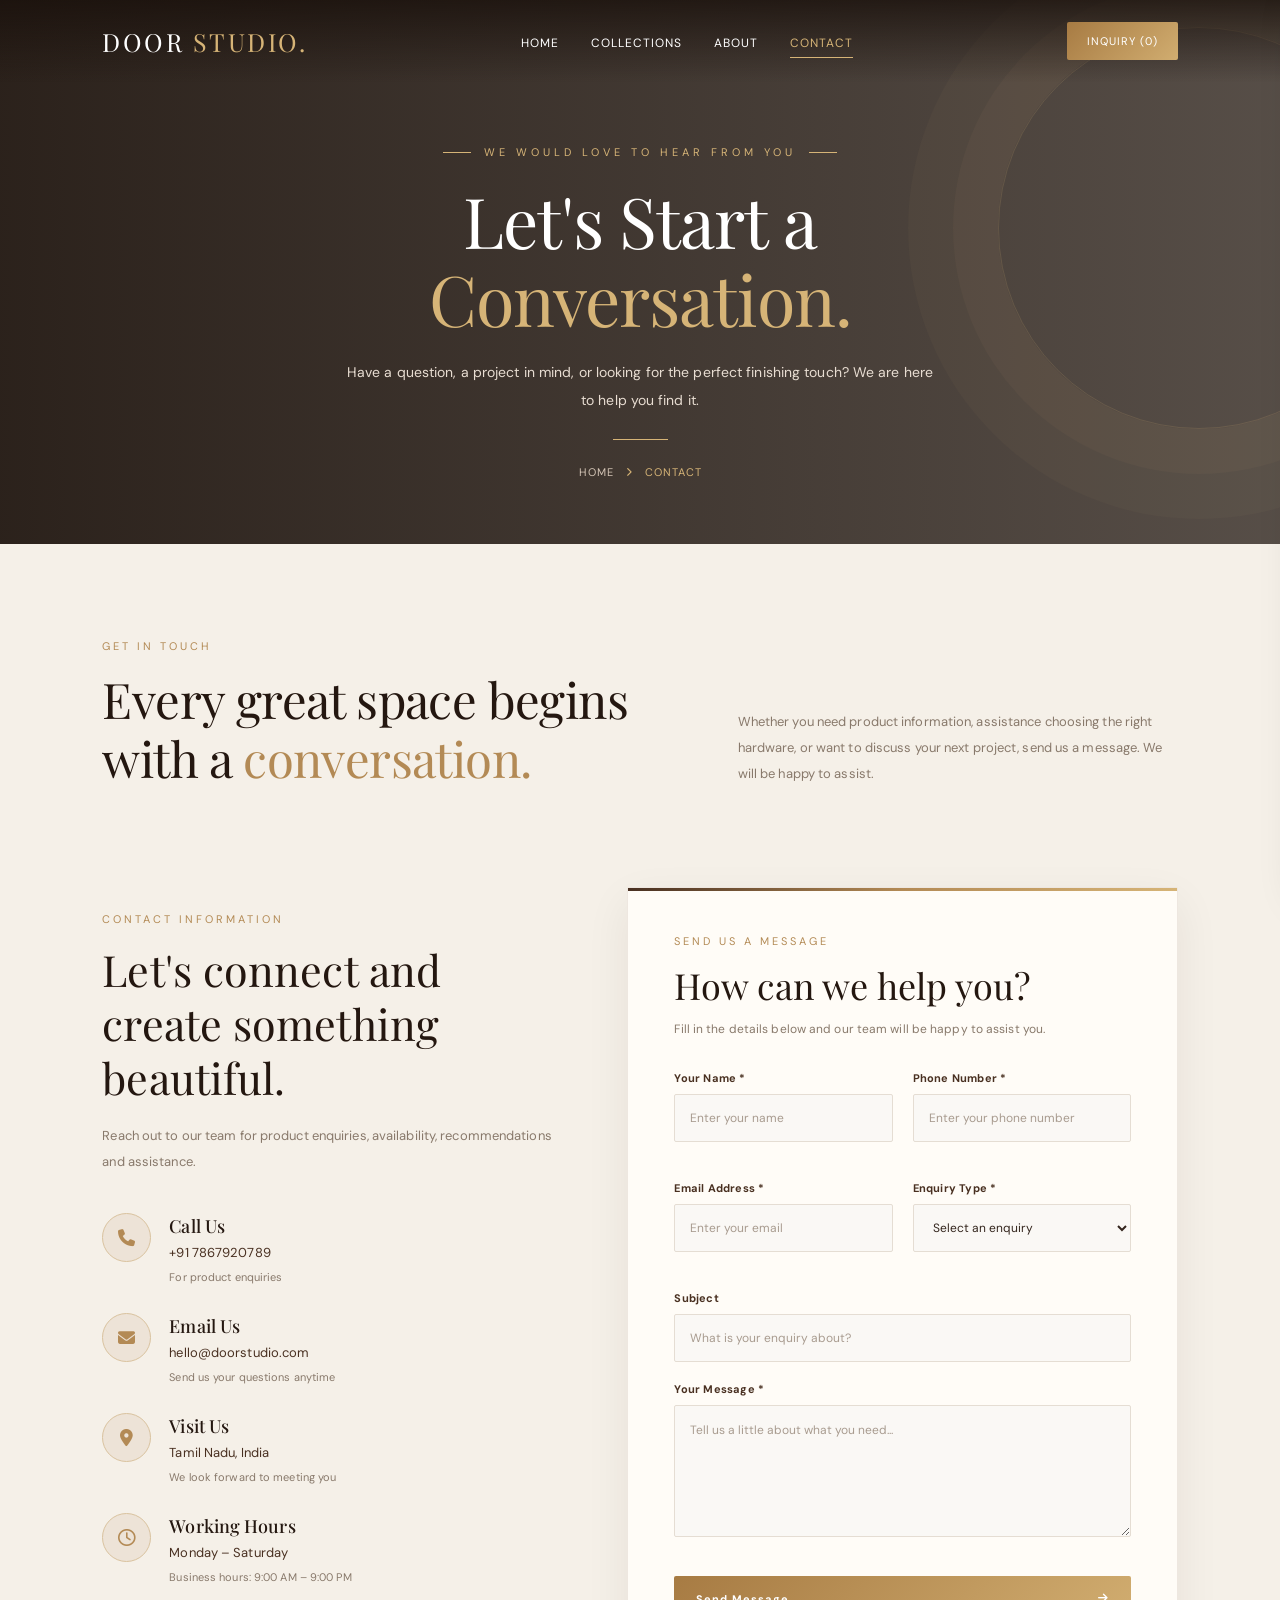
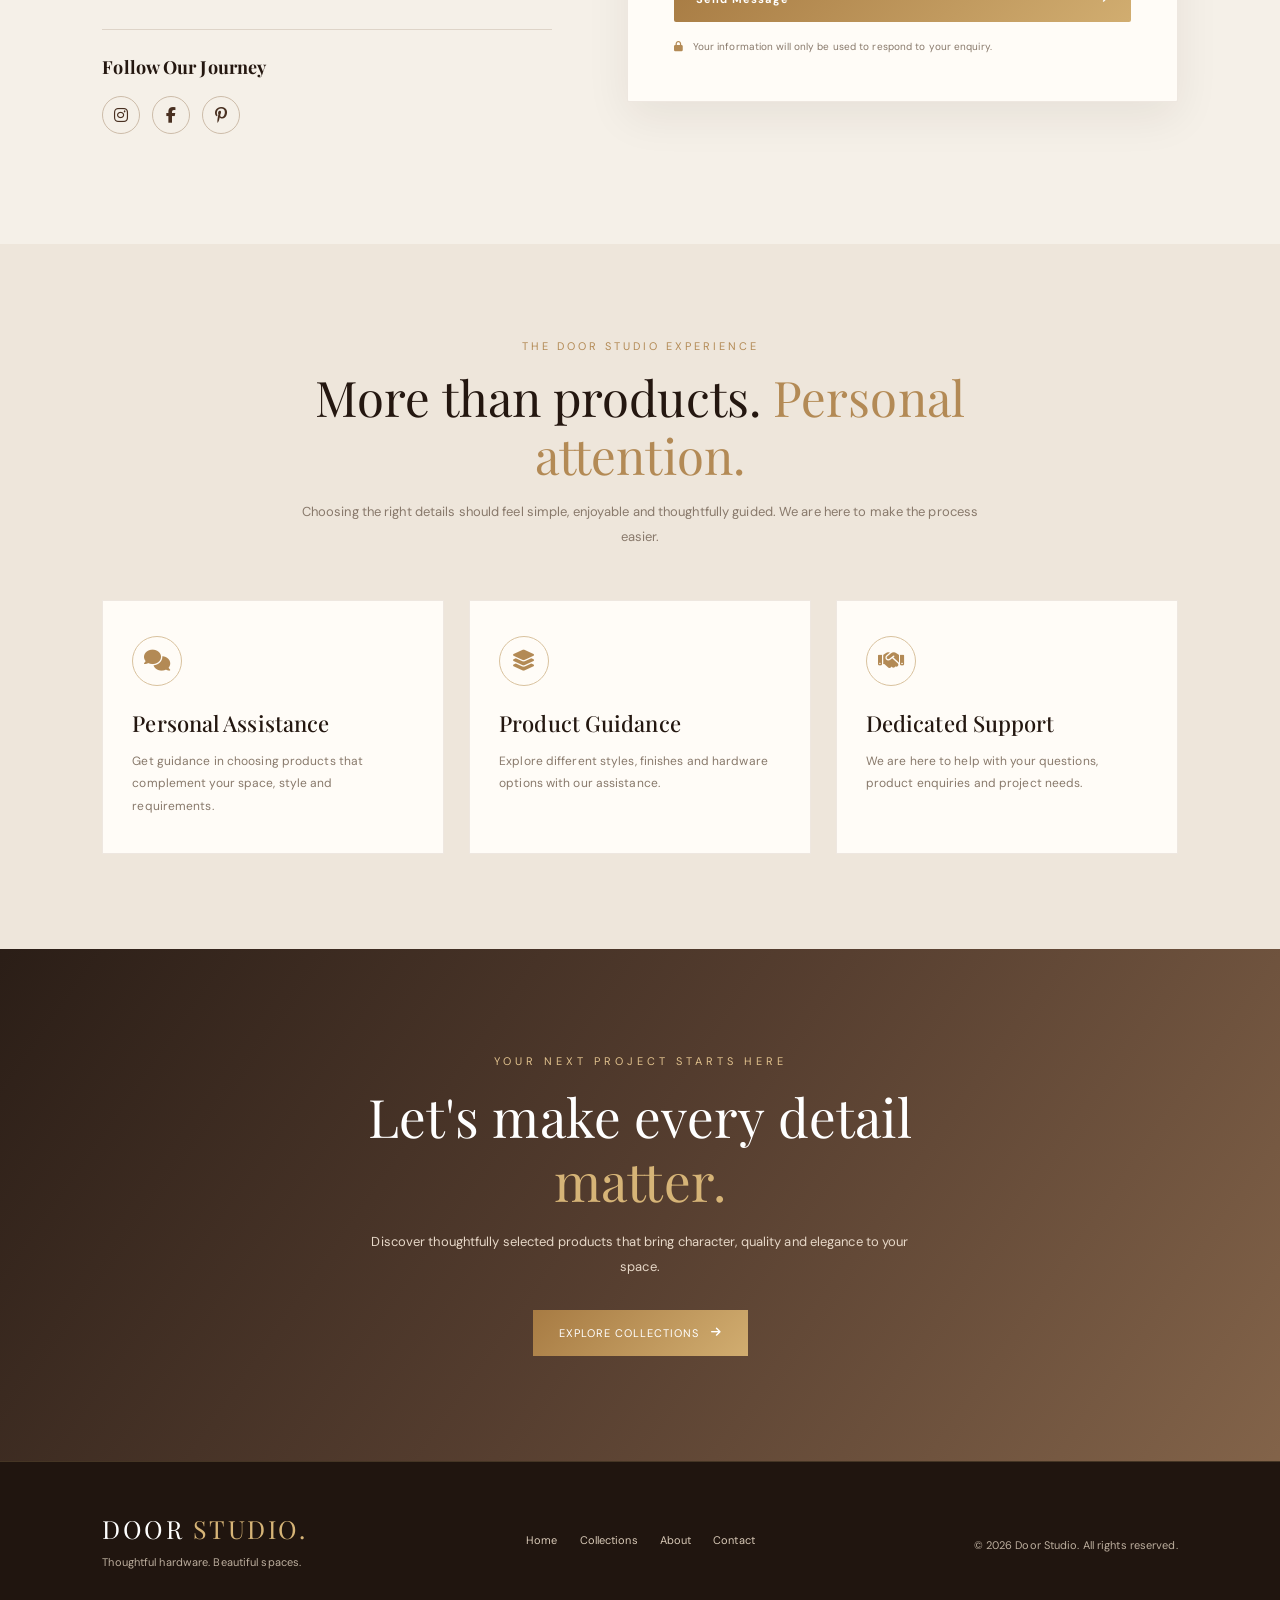
<file: contact.html>
<!DOCTYPE html>
<html lang="en">
<head>
<meta charset="UTF-8">
<meta name="viewport" content="width=device-width, initial-scale=1.0">
<meta name="theme-color" content="#241710">
<title>Contact | Door Studio</title>
<link rel="preconnect" href="https://fonts.googleapis.com">
<link rel="preconnect" href="https://fonts.gstatic.com" crossorigin>
<link href="https://fonts.googleapis.com/css2?family=DM+Sans:wght@400;500;600;700&family=Playfair+Display:wght@400;500;600;700&display=swap" rel="stylesheet">
<link rel="stylesheet" href="https://cdnjs.cloudflare.com/ajax/libs/font-awesome/6.7.2/css/all.min.css">
<link rel="stylesheet" href="/contact.css">
</head>
<body>

<!-- HEADER: deliberately mirrors index.html -->
<header id="header">
  <a href="index.html" class="logo">DOOR <span>STUDIO.</span></a>
  <ul class="nav-links" id="navLinks">
    <li><a href="index.html">HOME</a></li>
    <li><a href="collections.html">COLLECTIONS</a></li>
    <li><a href="about.html">ABOUT</a></li>
    <li><a href="contact.html" class="active">CONTACT</a></li>
  </ul>
  <div class="nav-right">
    <button class="inquiry-btn" onclick="openInquiry()">INQUIRY (<span id="inquiryCount">0</span>)</button>
    <button class="menu-btn" onclick="toggleMenu()" aria-label="Open navigation" aria-expanded="false">☰</button>
  </div>
</header>

<main>
<section class="contact-header">
  <div class="contact-header-content">
    <div class="eyebrow">WE WOULD LOVE TO HEAR FROM YOU</div>
    <h1>Let's Start a <span>Conversation.</span></h1>
    <p>Have a question, a project in mind, or looking for the perfect finishing touch? We are here to help you find it.</p>
    <div class="header-line"></div>
    <div class="breadcrumb"><a href="index.html">HOME</a><i class="fa-solid fa-chevron-right"></i><span>CONTACT</span></div>
  </div>
</section>

<section class="contact-intro reveal">
  <div class="intro-heading">
    <span class="section-label">GET IN TOUCH</span>
    <h2>Every great space begins with a <span>conversation.</span></h2>
  </div>
  <p>Whether you need product information, assistance choosing the right hardware, or want to discuss your next project, send us a message. We will be happy to assist.</p>
</section>

<section class="contact-section">
  <div class="contact-container">
    <div class="contact-information reveal">
      <span class="section-label">CONTACT INFORMATION</span>
      <h2>Let's connect and create something beautiful.</h2>
      <p class="information-description">Reach out to our team for product enquiries, availability, recommendations and assistance.</p>
      <div class="information-list">
        <div class="information-item"><div class="information-icon"><i class="fa-solid fa-phone"></i></div><div><h4>Call Us</h4><p>+91 7867920789</p><span>For product enquiries</span></div></div>
        <div class="information-item"><div class="information-icon"><i class="fa-solid fa-envelope"></i></div><div><h4>Email Us</h4><p>hello@doorstudio.com</p><span>Send us your questions anytime</span></div></div>
        <div class="information-item"><div class="information-icon"><i class="fa-solid fa-location-dot"></i></div><div><h4>Visit Us</h4><p>Tamil Nadu, India</p><span>We look forward to meeting you</span></div></div>
        <div class="information-item"><div class="information-icon"><i class="fa-regular fa-clock"></i></div><div><h4>Working Hours</h4><p>Monday – Saturday</p><span>Business hours: 9:00 AM – 9:00 PM</span></div></div>
      </div>
      <div class="contact-social">
        <h4>Follow Our Journey</h4>
        <div class="social-links">
          <a href="#" aria-label="Instagram"><i class="fa-brands fa-instagram"></i></a>
          <a href="#" aria-label="Facebook"><i class="fa-brands fa-facebook-f"></i></a>
          <a href="#" aria-label="Pinterest"><i class="fa-brands fa-pinterest-p"></i></a>
        </div>
      </div>
    </div>

    <div class="contact-form-wrapper reveal" id="contact-form">
      <div class="form-heading">
        <span class="section-label">SEND US A MESSAGE</span>
        <h2>How can we help you?</h2>
        <p>Fill in the details below and our team will be happy to assist you.</p>
      </div>
      <form id="contactForm" novalidate>
        <div class="form-row">
          <div class="form-group">
            <label for="fullName">Your Name *</label>
            <input type="text" id="fullName" name="fullName" placeholder="Enter your name" autocomplete="name" required>
            <small class="error-message"></small>
          </div>
          <div class="form-group">
            <label for="phone">Phone Number *</label>
            <input type="tel" id="phone" name="phone" placeholder="Enter your phone number" autocomplete="tel" required>
            <small class="error-message"></small>
          </div>
        </div>
        <div class="form-row">
          <div class="form-group">
            <label for="email">Email Address *</label>
            <input type="email" id="email" name="email" placeholder="Enter your email" autocomplete="email" required>
            <small class="error-message"></small>
          </div>
          <div class="form-group">
            <label for="enquiry">Enquiry Type *</label>
            <select id="enquiry" name="enquiry" required>
              <option value="">Select an enquiry</option>
              <option value="Doors">Doors</option><option value="Locks">Locks</option>
              <option value="Hinges">Hinges</option><option value="Handles">Handles</option>
              <option value="Bulk Order">Bulk Order</option><option value="Other">Other</option>
            </select>
            <small class="error-message"></small>
          </div>
        </div>
        <div class="form-group">
          <label for="subject">Subject</label>
          <input type="text" id="subject" name="subject" placeholder="What is your enquiry about?">
        </div>
        <div class="form-group">
          <label for="message">Your Message *</label>
          <textarea id="message" name="message" rows="5" placeholder="Tell us a little about what you need..." required></textarea>
          <small class="error-message"></small>
        </div>
        <button type="submit" class="submit-btn"><span>Send Message</span><i class="fa-solid fa-arrow-right"></i></button>
        <p class="form-note"><i class="fa-solid fa-lock"></i> Your information will only be used to respond to your enquiry.</p>
        <div class="form-success" id="formSuccess" role="status" aria-live="polite">
          <i class="fa-solid fa-circle-check"></i>
          <div><h4>Your message is ready.</h4><p>Your email application should open so you can review and send your enquiry.</p></div>
        </div>
      </form>
    </div>
  </div>
</section>

<section class="contact-benefits">
  <div class="benefits-heading reveal">
    <span class="section-label">THE DOOR STUDIO EXPERIENCE</span>
    <h2>More than products. <span>Personal attention.</span></h2>
    <p>Choosing the right details should feel simple, enjoyable and thoughtfully guided. We are here to make the process easier.</p>
  </div>
  <div class="benefits-grid">
    <article class="benefit-card reveal"><div class="benefit-icon"><i class="fa-solid fa-comments"></i></div><h3>Personal Assistance</h3><p>Get guidance in choosing products that complement your space, style and requirements.</p></article>
    <article class="benefit-card reveal"><div class="benefit-icon"><i class="fa-solid fa-layer-group"></i></div><h3>Product Guidance</h3><p>Explore different styles, finishes and hardware options with our assistance.</p></article>
    <article class="benefit-card reveal"><div class="benefit-icon"><i class="fa-solid fa-handshake"></i></div><h3>Dedicated Support</h3><p>We are here to help with your questions, product enquiries and project needs.</p></article>
  </div>
</section>

<section class="contact-cta">
  <div class="cta-content reveal">
    <span class="section-label">YOUR NEXT PROJECT STARTS HERE</span>
    <h2>Let's make every detail <span>matter.</span></h2>
    <p>Discover thoughtfully selected products that bring character, quality and elegance to your space.</p>
    <a href="collections.html" class="cta-button">EXPLORE COLLECTIONS <i class="fa-solid fa-arrow-right"></i></a>
  </div>
</section>
</main>

<!-- FOOTER: same markup and content as index.html -->
<footer>
  <div><a href="index.html" class="logo">DOOR <span>STUDIO.</span></a><p>Thoughtful hardware. Beautiful spaces.</p></div>
  <div class="footer-links"><a href="index.html">Home</a><a href="collections.html">Collections</a><a href="about.html">About</a><a href="contact.html">Contact</a></div>
  <p>© 2026 Door Studio. All rights reserved.</p>
</footer>

<!-- Shared inquiry drawer: keeps the index-page header button working on this page too -->
<div class="overlay" id="overlay" onclick="closeInquiry()"></div>
<aside class="inquiry-panel" id="inquiryPanel" aria-label="Product enquiry basket">
  <div class="panel-top"><h3>Your Enquiry</h3><button class="close-panel" onclick="closeInquiry()" aria-label="Close enquiry panel">×</button></div>
  <div class="inquiry-list" id="inquiryList"><p style="color:#88796b;font-size:13px;margin-top:20px">Your selected products will appear here.</p></div>
  <button class="panel-action" onclick="sendInquiry()">SEND PRODUCT ENQUIRY →</button>
</aside>

<script src="contact.js"></script>
</body>
</html>
</file>
<file: contact.css>
:root{--dark:#241710;--brown:#493021;--mid:#765438;--gold:#B38A55;--light-gold:#D6B477;--cream:#F5F0E8;--white:#FFFCF7;--text:#33251d;--muted:#88796b;--gradient:linear-gradient(125deg,#241710 0%,#493021 38%,#765438 72%,#B38A55 100%)}
*{margin:0;padding:0;box-sizing:border-box;scroll-behavior:smooth}
body{font-family:'DM Sans',sans-serif;background:var(--cream);color:var(--text);overflow-x:hidden;letter-spacing:.1px}
a{text-decoration:none;color:inherit}button,input,textarea,select{font:inherit}button{cursor:pointer}
::selection{background:var(--gold);color:white}

/* SHARED HEADER — same structure, styling and behaviour as index.html */
header#header{position:fixed;top:0;width:100%;z-index:1000;padding:22px 8%;display:flex;justify-content:space-between;align-items:center;transition:all .4s ease;color:white;background:linear-gradient(180deg,rgba(25,16,11,.78),transparent)}
header#header.scrolled{background:rgba(36,23,16,.97);padding-top:13px;padding-bottom:13px;box-shadow:0 5px 25px #0002;backdrop-filter:blur(15px);border-bottom:1px solid #d6b4772e}
.logo{font-family:'Playfair Display',serif;font-size:25px;letter-spacing:2.5px;white-space:nowrap;color:white}
.logo span{color:var(--light-gold)}
.nav-links{display:flex;gap:32px;list-style:none}
.nav-links a{font-size:12px;letter-spacing:1px;position:relative;padding-bottom:7px;transition:color .3s;color:white}
.nav-links a:after{content:"";position:absolute;left:0;bottom:0;width:0;height:1px;background:var(--light-gold);transition:width .35s}
.nav-links a:hover,.nav-links a.active{color:var(--light-gold)}
.nav-links a:hover:after,.nav-links a.active:after{width:100%}
.nav-right{display:flex;align-items:center;gap:18px}
.inquiry-btn{background:linear-gradient(135deg,#A77B43,#D1AD70);color:white;border:0;padding:12px 20px;border-radius:2px;font-size:11px;letter-spacing:1px;transition:.3s}
.inquiry-btn:hover{transform:translateY(-3px);box-shadow:0 8px 20px #0003}
.menu-btn{display:none;background:none;color:white;border:0;font-size:26px}

/* CONTACT HERO */
.contact-header{min-height:390px;display:flex;justify-content:center;align-items:center;text-align:center;padding:145px 7% 65px;color:white;background:linear-gradient(90deg,rgba(28,18,12,.93),rgba(28,18,12,.73)),url('https://images.unsplash.com/photo-1600210492486-724fe5c67fb0?auto=format&fit=crop&w=2000&q=90') center/cover;position:relative;overflow:hidden}
.contact-header:before{content:"";position:absolute;width:400px;height:400px;border:1px solid #d6b47729;border-radius:50%;right:-120px;top:5%;box-shadow:0 0 0 45px #d6b4770a,0 0 0 90px #d6b47708;animation:float 8s ease-in-out infinite}
.contact-header-content{max-width:760px;position:relative;z-index:1;animation:heroEnter 1.1s ease both}
.eyebrow{display:flex;justify-content:center;align-items:center;gap:13px;color:var(--light-gold);letter-spacing:4px;font-size:11px;margin-bottom:22px;text-transform:uppercase}
.eyebrow:before,.eyebrow:after{content:"";width:28px;height:1px;background:var(--light-gold)}
.contact-header h1{font-family:'Playfair Display',serif;font-size:clamp(42px,6vw,70px);line-height:1.12;font-weight:400;letter-spacing:-1px;margin-bottom:20px}
.contact-header h1 span{color:var(--light-gold)}
.contact-header p{color:#e8ddd2;font-size:14px;line-height:2;max-width:600px;margin:auto}
.header-line{width:55px;height:1px;background:var(--light-gold);margin:25px auto}
.breadcrumb{display:flex;justify-content:center;align-items:center;gap:12px;color:#d4c5b6;font-size:11px;letter-spacing:1px}
.breadcrumb a:hover{color:var(--light-gold)}.breadcrumb i{font-size:9px;color:var(--light-gold)}.breadcrumb span{color:var(--light-gold)}

/* INTRO */
.contact-intro{max-width:1320px;margin:auto;padding:95px 8% 55px;display:flex;align-items:end;justify-content:space-between;gap:55px}
.intro-heading{max-width:600px}.section-label{display:block;color:var(--gold);font-size:11px;letter-spacing:3px;text-transform:uppercase;margin-bottom:17px}
.intro-heading h2{font-family:'Playfair Display',serif;font-size:clamp(31px,4vw,49px);line-height:1.2;font-weight:400;letter-spacing:-.6px;color:var(--dark)}
.intro-heading h2 span{color:var(--gold)}
.contact-intro>p{max-width:440px;color:var(--muted);font-size:13px;line-height:2}

/* MAIN CONTACT */
.contact-section{padding:45px 8% 110px}
.contact-container{max-width:1320px;margin:auto;display:grid;grid-template-columns:.9fr 1.1fr;gap:75px;align-items:start}
.contact-information{padding-top:25px}
.contact-information h2{font-family:'Playfair Display',serif;font-size:clamp(30px,3.5vw,43px);line-height:1.25;font-weight:400;color:var(--dark);margin-bottom:18px}
.information-description{color:var(--muted);font-size:13px;line-height:2;margin-bottom:38px;max-width:450px}
.information-list{display:flex;flex-direction:column;gap:27px}
.information-item{display:flex;align-items:flex-start;gap:18px}
.information-icon{flex-shrink:0;width:49px;height:49px;display:grid;place-items:center;background:#EDE3D7;color:var(--gold);border:1px solid #d9c29e;border-radius:50%;font-size:17px;transition:.35s}
.information-item:hover .information-icon{background:var(--brown);color:white;transform:translateY(-4px)}
.information-item h4{font-family:'Playfair Display',serif;color:var(--dark);font-size:18px;font-weight:500;margin:1px 0 6px}
.information-item p{font-size:13px;color:var(--brown);margin-bottom:4px}
.information-item span{color:var(--muted);font-size:11px}
.contact-social{margin-top:43px;padding-top:25px;border-top:1px solid #DED4C8}
.contact-social h4{font-family:'Playfair Display',serif;font-size:18px;margin-bottom:17px;color:var(--dark)}
.social-links{display:flex;gap:12px}
.social-links a{width:38px;height:38px;border:1px solid #CDBCA9;border-radius:50%;display:grid;place-items:center;color:var(--brown);transition:.35s}
.social-links a:hover{background:var(--gold);color:white;border-color:var(--gold);transform:translateY(-4px)}

/* FORM */
.contact-form-wrapper{background:var(--white);padding:clamp(27px,4vw,46px);border-radius:2px;border:1px solid #7654381f;box-shadow:0 15px 45px #24171012;position:relative}
.contact-form-wrapper:before{content:"";position:absolute;left:0;top:0;width:100%;height:3px;background:linear-gradient(90deg,var(--brown),var(--gold),var(--light-gold))}
.form-heading{margin-bottom:30px}
.form-heading .section-label{margin-bottom:13px}
.form-heading h2{font-family:'Playfair Display',serif;font-size:clamp(27px,3vw,36px);font-weight:400;color:var(--dark);margin-bottom:10px}
.form-heading p{color:var(--muted);font-size:12px;line-height:1.8}
.form-row{display:grid;grid-template-columns:1fr 1fr;gap:20px}
.form-group{display:flex;flex-direction:column;margin-bottom:20px}
.form-group label{color:var(--brown);font-size:11px;font-weight:700;letter-spacing:.2px;margin-bottom:9px}
.form-group input,.form-group select,.form-group textarea{width:100%;padding:14px 15px;background:#FAF8F5;border:1px solid #E5DDD3;border-radius:2px;outline:none;color:var(--text);font-size:12px;transition:.3s}
.form-group input,.form-group select{height:48px}
.form-group textarea{resize:vertical;min-height:125px;line-height:1.7}
.form-group input::placeholder,.form-group textarea::placeholder{color:#A89B8F}
.form-group input:focus,.form-group select:focus,.form-group textarea:focus{border-color:var(--gold);background:white;box-shadow:0 0 0 3px #B38A551a}
.form-group input.invalid,.form-group select.invalid,.form-group textarea.invalid{border-color:#C75B50}
.error-message{color:#C75B50;font-size:10px;margin-top:6px;min-height:13px}
.submit-btn{width:100%;border:0;padding:16px 22px;background:linear-gradient(135deg,#A77B43,#D1AD70);color:white;display:flex;justify-content:space-between;align-items:center;font-size:11px;font-weight:700;letter-spacing:1px;border-radius:2px;transition:.35s}
.submit-btn:hover{transform:translateY(-3px);box-shadow:0 8px 20px #0002}
.submit-btn i{transition:transform .3s}.submit-btn:hover i{transform:translateX(5px)}
.form-note{margin-top:16px;color:var(--muted);font-size:10px;line-height:1.7}
.form-note i{color:var(--gold);margin-right:6px}
.form-success{display:none;align-items:flex-start;gap:13px;background:#EDF5EB;border:1px solid #C8DFC4;padding:16px;margin-top:20px;color:#315D32}
.form-success.show{display:flex;animation:heroEnter .4s ease}
.form-success>i{font-size:21px}.form-success h4{font-size:12px;margin-bottom:5px}.form-success p{font-size:11px;line-height:1.6}

/* BENEFITS */
.contact-benefits{padding:95px 8%;background:#EEE6DB}
.benefits-heading{max-width:700px;text-align:center;margin:0 auto 50px}
.benefits-heading .section-label{margin-bottom:15px}
.benefits-heading h2{font-family:'Playfair Display',serif;font-size:clamp(31px,4vw,49px);font-weight:400;line-height:1.2;color:var(--dark);margin-bottom:15px}
.benefits-heading h2 span{color:var(--gold)}
.benefits-heading p{color:var(--muted);font-size:13px;line-height:1.9}
.benefits-grid{max-width:1200px;margin:auto;display:grid;grid-template-columns:repeat(3,1fr);gap:25px}
.benefit-card{padding:35px 29px;background:var(--white);border:1px solid #7654381f;transition:transform .5s ease,box-shadow .5s ease;position:relative;overflow:hidden}
.benefit-card:after{content:"";position:absolute;left:0;bottom:0;width:0;height:2px;background:var(--gold);transition:.4s}
.benefit-card:hover{transform:translateY(-7px);box-shadow:0 20px 38px #2417101c}
.benefit-card:hover:after{width:100%}
.benefit-icon{width:50px;height:50px;display:flex;align-items:center;justify-content:center;border:1px solid #d9c29e;border-radius:50%;color:var(--gold);font-size:21px;margin-bottom:22px;transition:.35s}
.benefit-card:hover .benefit-icon{background:var(--brown);color:white;transform:rotate(5deg)}
.benefit-card h3{font-family:'Playfair Display',serif;font-size:22px;font-weight:500;color:var(--dark);margin-bottom:12px}
.benefit-card p{font-size:12px;color:var(--muted);line-height:1.9}

/* FINAL CTA */
.contact-cta{padding:105px 8%;text-align:center;color:white;background:linear-gradient(125deg,rgba(36,23,16,.97),rgba(73,48,33,.93),rgba(118,84,56,.9)),url('https://images.unsplash.com/photo-1600607687939-ce8a6c25118c?auto=format&fit=crop&w=1600&q=85') center/cover}
.cta-content{max-width:700px;margin:auto}
.cta-content .section-label{color:#e1c28e;letter-spacing:4px}
.cta-content h2{font-family:'Playfair Display',serif;font-size:clamp(32px,4.5vw,53px);font-weight:400;line-height:1.2;margin-bottom:18px}
.cta-content h2 span{color:var(--light-gold)}
.cta-content p{color:#e7d8c8;line-height:1.9;font-size:13px;margin:0 auto 30px;max-width:570px}
.cta-button{display:inline-flex;align-items:center;gap:12px;padding:16px 26px;background:linear-gradient(135deg,#A77B43,#D1AD70);color:white;font-size:11px;letter-spacing:1px;transition:.35s}
.cta-button:hover{transform:translateY(-4px);box-shadow:0 10px 25px #0003}
.cta-button i{transition:transform .3s}.cta-button:hover i{transform:translateX(5px)}

/* SHARED FOOTER — same structure and styling as index.html */
footer{background:#20150f;color:white;padding:50px 8%;display:flex;justify-content:space-between;align-items:center;gap:25px;flex-wrap:wrap;border-top:1px solid #d6b47733}
footer p{color:#bcae9e;font-size:11px;margin-top:10px}
.footer-links{display:flex;gap:22px;font-size:11px;color:#d8c9b7}
.footer-links a{transition:.3s}.footer-links a:hover{color:var(--light-gold)}

/* SHARED INQUIRY DRAWER */
.overlay{position:fixed;inset:0;background:#0007;z-index:1500;opacity:0;visibility:hidden;transition:.3s}
.overlay.show{opacity:1;visibility:visible}
.inquiry-panel{position:fixed;top:0;right:-420px;width:min(390px,100%);height:100vh;background:var(--white);z-index:2000;padding:35px;box-shadow:-10px 0 40px #0002;border-left:2px solid var(--gold);transition:.45s ease;overflow-y:auto}
.inquiry-panel.open{right:0}
.panel-top{display:flex;justify-content:space-between;align-items:center;border-bottom:1px solid #e7ded4;padding-bottom:20px}
.panel-top h3{font-family:'Playfair Display',serif;font-size:25px;font-weight:500}
.close-panel{background:none;border:0;font-size:25px;color:var(--brown)}
.inquiry-list{margin:25px 0}
.inquiry-item{padding:15px 0;border-bottom:1px solid #eee5dc;display:flex;justify-content:space-between;gap:12px;font-size:13px}
.inquiry-item button{border:0;background:none;color:#a04d35}
.panel-action{display:block;width:100%;padding:15px;background:var(--gradient);color:white;text-align:center;border:0;font-size:11px;letter-spacing:1px}
.reveal{opacity:0;transform:translateY(28px);transition:opacity .85s ease,transform .85s cubic-bezier(.2,.8,.2,1)}
.reveal.show{opacity:1;transform:translateY(0)}
@keyframes heroEnter{from{opacity:0;transform:translateY(35px)}to{opacity:1;transform:translateY(0)}}
@keyframes float{0%,100%{transform:translateY(0)}50%{transform:translateY(-22px)}}

/* RESPONSIVE — aligned with index.html breakpoints */
@media(max-width:1050px){.contact-container{gap:38px}.contact-form-wrapper{padding:32px}.footer-links{gap:15px}}
@media(max-width:800px){.contact-intro{gap:30px}.contact-container{gap:35px}.benefits-grid{grid-template-columns:1fr 1fr}.benefit-card:last-child{grid-column:1/-1}}
@media(max-width:650px){
 header#header{padding:18px 6%}.logo{font-size:22px}.menu-btn{display:block}
 .nav-links{position:absolute;top:100%;left:0;width:100%;background:#241710;flex-direction:column;padding:25px 7%;gap:22px;display:none}
 .nav-links.open{display:flex}.nav-right .inquiry-btn{display:none}
 .contact-header{min-height:350px;padding:135px 7% 65px}.contact-header h1{font-size:clamp(39px,10vw,52px)}
 .contact-intro{flex-direction:column;align-items:flex-start;padding:75px 7% 40px;gap:20px}
 .contact-section{padding:35px 7% 80px}.contact-container{grid-template-columns:1fr;gap:45px}
 .contact-information{padding-top:0}.contact-form-wrapper{padding:30px 23px}
 .contact-benefits{padding:75px 7%}.benefits-grid{grid-template-columns:1fr;max-width:420px}.benefit-card:last-child{grid-column:auto}
 .contact-cta{padding:85px 7%}
 footer{flex-direction:column;align-items:flex-start;padding:42px 7%}.footer-links{flex-wrap:wrap;gap:18px}
}
@media(max-width:520px){.form-row{grid-template-columns:1fr;gap:0}.contact-form-wrapper{padding:27px 19px}.contact-information h2{font-size:32px}.inquiry-panel{padding:25px}}
@media(prefers-reduced-motion:reduce){*,*:before,*:after{scroll-behavior:auto!important;animation-duration:.01ms!important;animation-iteration-count:1!important;transition-duration:.01ms!important}.reveal{opacity:1;transform:none}}
</file>
